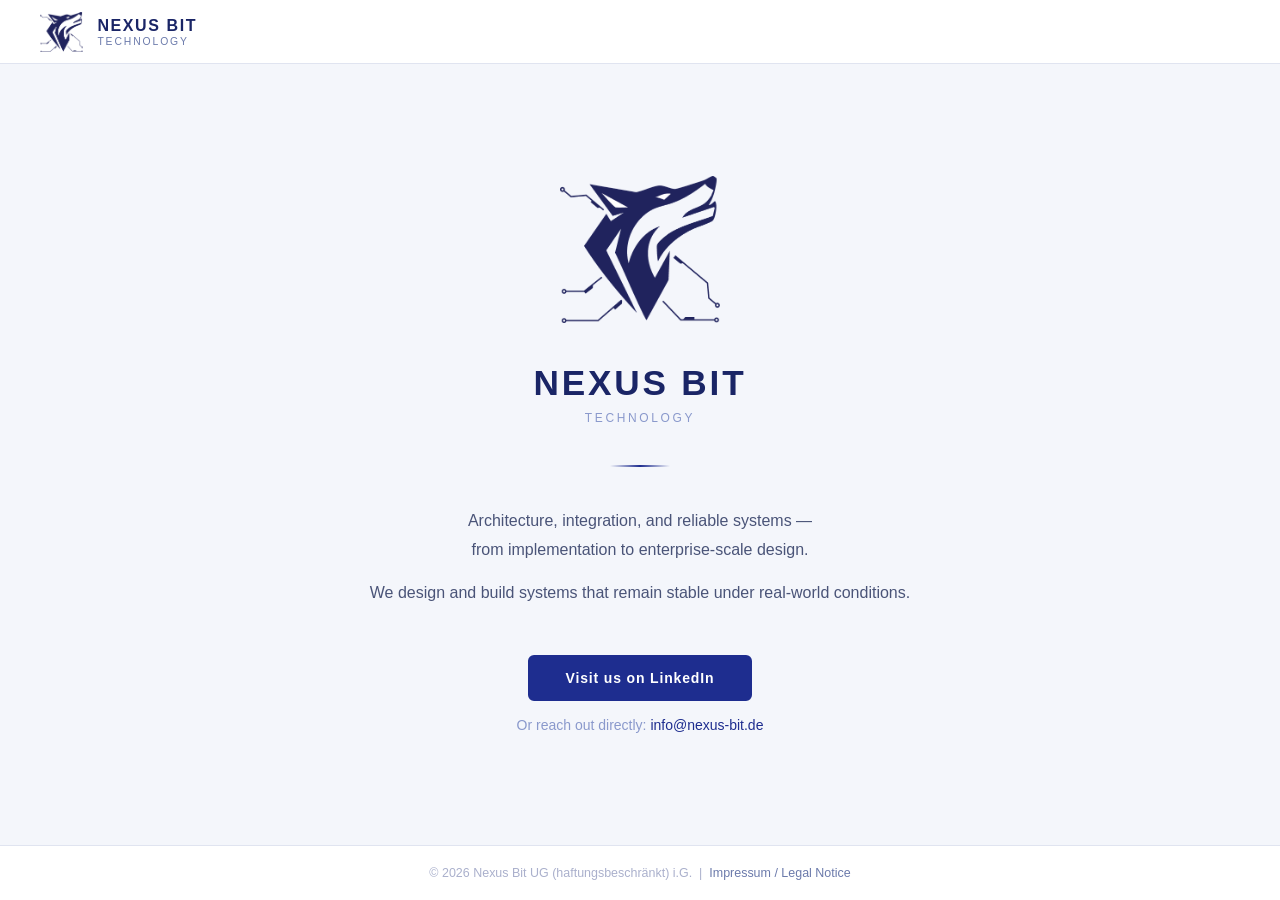
<file: index.html>
<!DOCTYPE html>
<html lang="en">
<head>
  <meta charset="UTF-8">
  <meta name="viewport" content="width=device-width, initial-scale=1.0">
  <title>Nexus Bit</title>
  <link rel="stylesheet" href="style.css">
  <style>
    main {
      flex: 1;
      display: flex;
      align-items: center;
      justify-content: center;
      padding: 60px 24px;
    }

    .hero {
      max-width: 640px;
      width: 100%;
      text-align: center;
    }

    .hero-logo {
      width: 160px;
      height: auto;
      margin-bottom: 36px;
    }

    h1 {
      font-size: 2.2rem;
      font-weight: 700;
      letter-spacing: 0.08em;
      text-transform: uppercase;
      color: #1a2566;
      margin-bottom: 8px;
    }

    .tagline {
      font-size: 0.75rem;
      letter-spacing: 0.22em;
      text-transform: uppercase;
      color: #8a99cc;
      margin-bottom: 40px;
    }

    .divider {
      border: none;
      height: 2px;
      background: linear-gradient(90deg, transparent, #1e2d8f, transparent);
      margin: 0 auto 40px;
      width: 60px;
    }

    .description {
      font-size: 1rem;
      line-height: 1.8;
      color: #4a5478;
      margin-bottom: 14px;
    }

    .description:last-of-type {
      margin-bottom: 48px;
    }

    .actions {
      display: flex;
      flex-direction: column;
      align-items: center;
      gap: 16px;
    }

    .contact {
      font-size: 0.875rem;
      color: #8a99cc;
    }

    .contact a {
      color: #1e2d8f;
      text-decoration: none;
      font-weight: 500;
    }

    .contact a:hover {
      text-decoration: underline;
    }
  </style>
</head>
<body>

  <header>
    <div class="header-brand">
      <img src="images/NexusBitIcon.png" alt="Nexus Bit Logo">
      <div class="header-brand-text">
        <strong>Nexus Bit</strong>
        <span>Technology</span>
      </div>
    </div>
  </header>

  <main>
    <div class="hero">
      <img src="images/NexusBitIcon.png" alt="Nexus Bit" class="hero-logo">
      <h1>Nexus Bit</h1>
      <p class="tagline">Technology</p>
      <hr class="divider">
      <p class="description">
        Architecture, integration, and reliable systems —<br>
        from implementation to enterprise-scale design.
      </p>
      <p class="description">
        We design and build systems that remain stable under real-world conditions.
      </p>
      <div class="actions">
        <a href="https://linkedin.com/company/nexus-bit" class="btn btn-primary" target="_blank" rel="noopener">
          Visit us on LinkedIn
        </a>
        <p class="contact">
          Or reach out directly: <a href="mailto:info@nexus-bit.de">info@nexus-bit.de</a>
        </p>
      </div>
    </div>
  </main>

  <footer>
    &copy; 2026 Nexus Bit UG (haftungsbeschränkt) i.G. &nbsp;|&nbsp;
    <a href="/impressum.html">Impressum / Legal Notice</a>
  </footer>

</body>
</html>
</file>
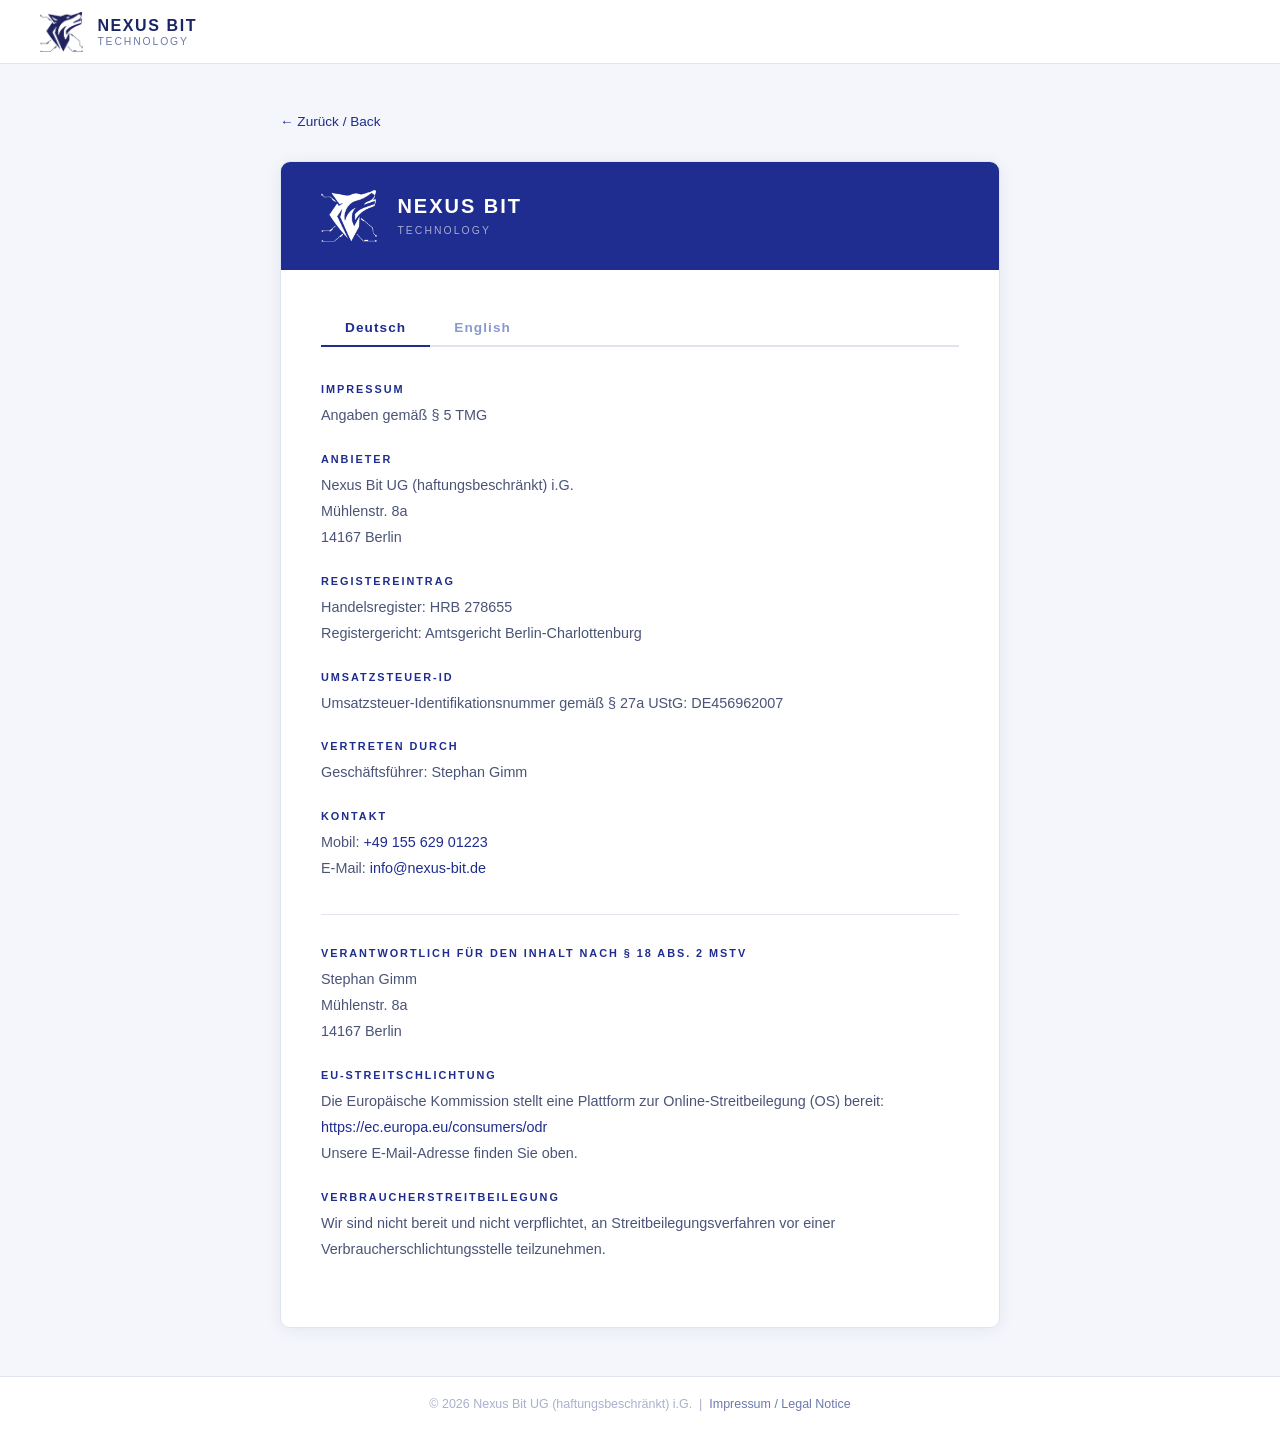
<file: impressum.html>
<!DOCTYPE html>
<html lang="de">
<head>
  <meta charset="UTF-8">
  <meta name="viewport" content="width=device-width, initial-scale=1.0">
  <title>Impressum – Nexus Bit</title>
  <link rel="stylesheet" href="style.css">
  <style>
    main {
      flex: 1;
      display: flex;
      justify-content: center;
      padding: 48px 24px;
    }

    .content {
      max-width: 720px;
      width: 100%;
    }

    .back {
      display: inline-flex;
      align-items: center;
      gap: 6px;
      color: #1e2d8f;
      text-decoration: none;
      font-size: 0.85rem;
      font-weight: 500;
      margin-bottom: 32px;
      transition: color 0.18s;
    }
    .back:hover { color: #2a3db8; }

    .card {
      background: #fff;
      border: 1px solid #e0e4f0;
      border-radius: 10px;
      overflow: hidden;
      box-shadow: 0 2px 16px rgba(26, 37, 102, 0.07);
    }

    .card-header {
      background: #1e2d8f;
      padding: 28px 40px;
      display: flex;
      align-items: center;
      gap: 20px;
    }

    .card-header img {
      height: 52px;
      width: auto;
      filter: brightness(0) invert(1);
    }

    .card-header-text h1 {
      font-size: 1.25rem;
      font-weight: 700;
      letter-spacing: 0.1em;
      text-transform: uppercase;
      color: #fff;
      margin-bottom: 2px;
    }

    .card-header-text span {
      font-size: 0.65rem;
      letter-spacing: 0.2em;
      text-transform: uppercase;
      color: rgba(255, 255, 255, 0.6);
    }

    .card-body {
      padding: 40px;
    }

    .tabs {
      display: flex;
      margin-bottom: 36px;
      border-bottom: 2px solid #e0e4f0;
    }

    .tab-btn {
      background: none;
      border: none;
      padding: 10px 24px;
      color: #8a99cc;
      font-size: 0.85rem;
      font-weight: 600;
      letter-spacing: 0.08em;
      cursor: pointer;
      border-bottom: 2px solid transparent;
      margin-bottom: -2px;
      transition: all 0.18s;
    }

    .tab-btn.active {
      color: #1e2d8f;
      border-bottom-color: #1e2d8f;
    }

    .tab-btn:hover:not(.active) { color: #4a5478; }

    .tab-content { display: none; }
    .tab-content.active { display: block; }

    section { margin-bottom: 24px; }

    h2 {
      font-size: 0.68rem;
      font-weight: 700;
      letter-spacing: 0.18em;
      text-transform: uppercase;
      color: #1e2d8f;
      margin-bottom: 8px;
    }

    p, address {
      font-size: 0.9rem;
      line-height: 1.8;
      color: #4a5478;
      font-style: normal;
    }

    a {
      color: #1e2d8f;
      text-decoration: none;
      font-weight: 500;
    }
    a:hover { text-decoration: underline; }

    .divider {
      border: none;
      height: 1px;
      background: #e0e4f0;
      margin: 32px 0;
    }
  </style>
</head>
<body>

  <header>
    <a href="/" class="header-brand">
      <img src="images/NexusBitIcon.png" alt="Nexus Bit Logo">
      <div class="header-brand-text">
        <strong>Nexus Bit</strong>
        <span>Technology</span>
      </div>
    </a>
  </header>

  <main>
    <div class="content">
      <a href="/" class="back">&#8592; Zurück / Back</a>

      <div class="card">
        <div class="card-header">
          <img src="images/NexusBitIcon.png" alt="Nexus Bit Logo">
          <div class="card-header-text">
            <h1>Nexus Bit</h1>
            <span>Technology</span>
          </div>
        </div>
        <div class="card-body">

          <div class="tabs">
            <button class="tab-btn active" onclick="showTab('de', this)">Deutsch</button>
            <button class="tab-btn" onclick="showTab('en', this)">English</button>
          </div>

          <!-- GERMAN -->
          <div id="tab-de" class="tab-content active">

            <section>
              <h2>Impressum</h2>
              <p>Angaben gemäß § 5 TMG</p>
            </section>

            <section>
              <h2>Anbieter</h2>
              <address>
                Nexus Bit UG (haftungsbeschränkt) i.G.<br>
                Mühlenstr. 8a<br>
                14167 Berlin
              </address>
            </section>

            <section>
              <h2>Registereintrag</h2>
              <p>
                Handelsregister: HRB 278655<br>
                Registergericht: Amtsgericht Berlin-Charlottenburg
              </p>
            </section>

            <section>
              <h2>Umsatzsteuer-ID</h2>
              <p>Umsatzsteuer-Identifikationsnummer gemäß § 27a UStG: DE456962007</p>
            </section>

            <section>
              <h2>Vertreten durch</h2>
              <p>Geschäftsführer: Stephan Gimm</p>
            </section>

            <section>
              <h2>Kontakt</h2>
              <p>
                Mobil: <a href="tel:+4915562901223">+49 155 629 01223</a><br>
                E-Mail: <a href="mailto:info@nexus-bit.de">info@nexus-bit.de</a>
              </p>
            </section>

            <hr class="divider">

            <section>
              <h2>Verantwortlich für den Inhalt nach § 18 Abs. 2 MStV</h2>
              <address>
                Stephan Gimm<br>
                Mühlenstr. 8a<br>
                14167 Berlin
              </address>
            </section>

            <section>
              <h2>EU-Streitschlichtung</h2>
              <p>
                Die Europäische Kommission stellt eine Plattform zur Online-Streitbeilegung (OS) bereit:<br>
                <a href="https://ec.europa.eu/consumers/odr" target="_blank" rel="noopener">https://ec.europa.eu/consumers/odr</a><br>
                Unsere E-Mail-Adresse finden Sie oben.
              </p>
            </section>

            <section>
              <h2>Verbraucherstreitbeilegung</h2>
              <p>Wir sind nicht bereit und nicht verpflichtet, an Streitbeilegungsverfahren vor einer Verbraucherschlichtungsstelle teilzunehmen.</p>
            </section>

          </div>

          <!-- ENGLISH -->
          <div id="tab-en" class="tab-content">

            <section>
              <h2>Legal Notice</h2>
              <p>Information in accordance with § 5 TMG (German Telemedia Act)</p>
            </section>

            <section>
              <h2>Provider</h2>
              <address>
                Nexus Bit UG (limited liability) — in formation<br>
                Mühlenstr. 8a<br>
                14167 Berlin, Germany
              </address>
            </section>

            <section>
              <h2>Commercial Register</h2>
              <p>
                Register number: HRB 278655<br>
                Register court: Amtsgericht Berlin-Charlottenburg
              </p>
            </section>

            <section>
              <h2>VAT Identification Number</h2>
              <p>VAT ID pursuant to § 27a of the German Value Added Tax Act: DE456962007</p>
            </section>

            <section>
              <h2>Represented by</h2>
              <p>Managing Director: Stephan Gimm</p>
            </section>

            <section>
              <h2>Contact</h2>
              <p>
                Mobile: <a href="tel:+4915562901223">+49 155 629 01223</a><br>
                Email: <a href="mailto:info@nexus-bit.de">info@nexus-bit.de</a>
              </p>
            </section>

            <hr class="divider">

            <section>
              <h2>Person responsible for content (§ 18 para. 2 MStV)</h2>
              <address>
                Stephan Gimm<br>
                Mühlenstr. 8a<br>
                14167 Berlin, Germany
              </address>
            </section>

            <section>
              <h2>EU Dispute Resolution</h2>
              <p>
                The European Commission provides a platform for online dispute resolution (ODR):<br>
                <a href="https://ec.europa.eu/consumers/odr" target="_blank" rel="noopener">https://ec.europa.eu/consumers/odr</a><br>
                Our email address can be found above.
              </p>
            </section>

            <section>
              <h2>Consumer Dispute Resolution</h2>
              <p>We are not willing or obliged to participate in dispute resolution proceedings before a consumer arbitration board.</p>
            </section>

          </div>

        </div>
      </div>
    </div>
  </main>

  <footer>
    &copy; 2026 Nexus Bit UG (haftungsbeschränkt) i.G. &nbsp;|&nbsp;
    <a href="/impressum.html">Impressum / Legal Notice</a>
  </footer>

  <script>
    function showTab(lang, btn) {
      document.querySelectorAll('.tab-content').forEach(el => el.classList.remove('active'));
      document.querySelectorAll('.tab-btn').forEach(el => el.classList.remove('active'));
      document.getElementById('tab-' + lang).classList.add('active');
      btn.classList.add('active');
    }
  </script>
</body>
</html>
</file>
<file: style.css>
/* ── Reset ── */
*, *::before, *::after {
  box-sizing: border-box;
  margin: 0;
  padding: 0;
}

/* ── Base ── */
body {
  background-color: #f4f6fb;
  color: #1a1f36;
  font-family: 'Segoe UI', Arial, sans-serif;
  min-height: 100vh;
  display: flex;
  flex-direction: column;
}

/* ── Header ── */
header {
  background: #fff;
  border-bottom: 1px solid #e0e4f0;
  padding: 0 40px;
  height: 64px;
  display: flex;
  align-items: center;
  justify-content: space-between;
}

.header-brand {
  display: flex;
  align-items: center;
  gap: 14px;
  text-decoration: none;
}

.header-brand img {
  height: 40px;
  width: auto;
}

.header-brand-text {
  display: flex;
  flex-direction: column;
}

.header-brand-text strong {
  font-size: 1rem;
  font-weight: 700;
  letter-spacing: 0.1em;
  text-transform: uppercase;
  color: #1a2566;
  line-height: 1.2;
}

.header-brand-text span {
  font-size: 0.65rem;
  letter-spacing: 0.18em;
  text-transform: uppercase;
  color: #6b7aab;
}

/* ── Buttons ── */
a.btn {
  display: inline-block;
  padding: 13px 36px;
  border-radius: 6px;
  text-decoration: none;
  font-size: 0.875rem;
  font-weight: 600;
  letter-spacing: 0.06em;
  transition: all 0.18s ease;
}

a.btn-primary {
  background: #1e2d8f;
  color: #fff;
  border: 2px solid #1e2d8f;
}

a.btn-primary:hover {
  background: #2a3db8;
  border-color: #2a3db8;
  box-shadow: 0 4px 16px rgba(30, 45, 143, 0.25);
}

/* ── Footer ── */
footer {
  text-align: center;
  padding: 20px;
  border-top: 1px solid #e0e4f0;
  background: #fff;
  font-size: 0.78rem;
  color: #aab0cc;
}

footer a {
  color: #6b7aab;
  text-decoration: none;
}

footer a:hover {
  text-decoration: underline;
}
</file>
